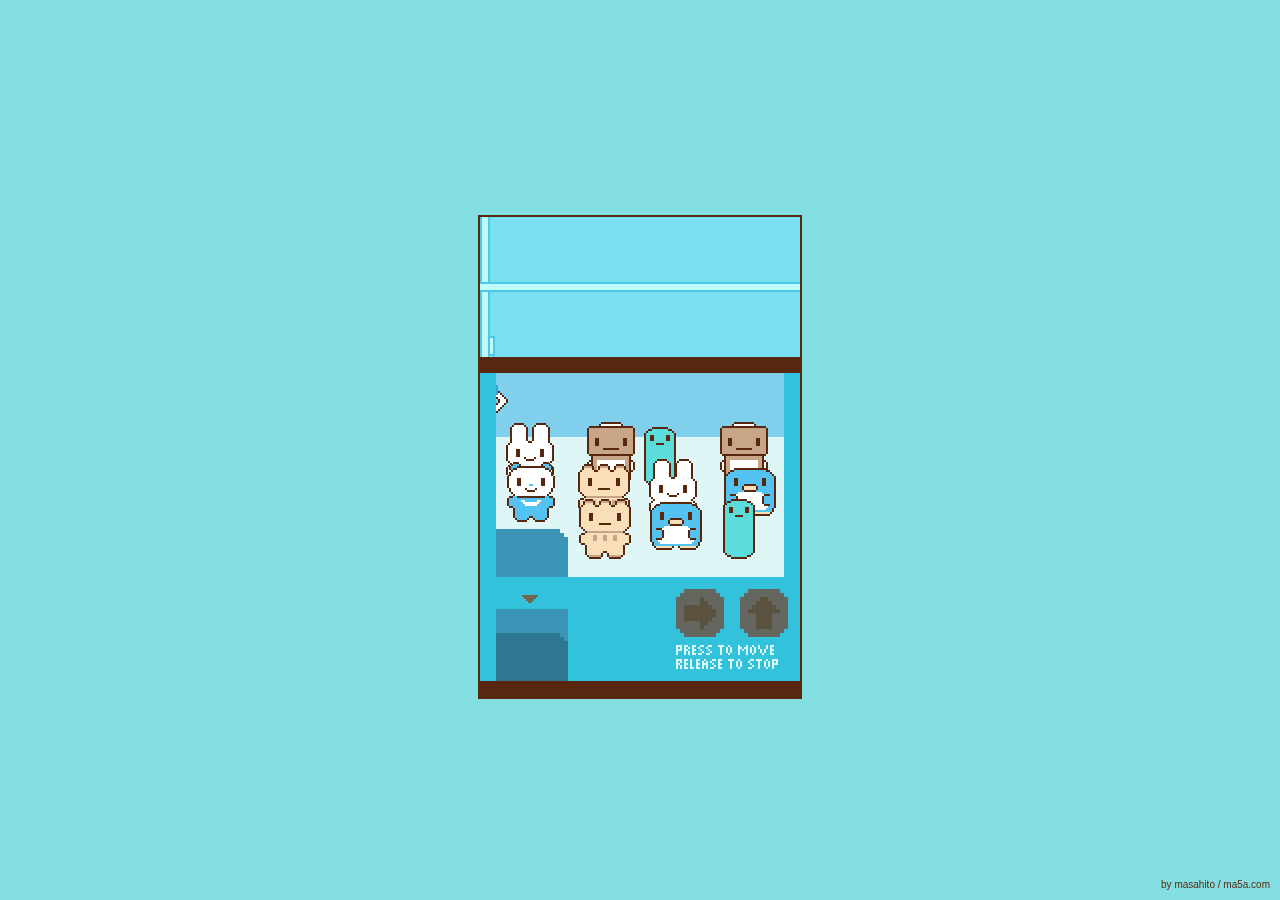
<file: claw machine/index.html>
<!DOCTYPE html>
<html lang="en">
<head>
    <meta charset="UTF-8">
    <meta name="viewport" content="width=device-width, initial-scale=1.0">
    <title>claw machine</title>
    <link rel="stylesheet" type="text/css" href="main.css">
</head>
 <body>
  <div class="wrapper">
    <div class="collection-box pix"></div>
    <div class="claw-machine">
      <div class="box pix">
        <div class="machine-top pix">
          <div class="arm-joint pix">
            <div class="arm pix">
              <div class="claws pix"></div>
            </div>
          </div>
          <div class="rail vert pix"></div>
          <div class="rail hori pix"></div>
        </div>
        <div class="machine-bottom pix">
          <div class="collection-point pix"></div>
        </div>
      </div>
      <div class="control pix">
        <div class="cover left"></div>
        <button class="hori-btn pix"></button>
        <button class="vert-btn pix"></button>
        <div class="cover right">
          <div class="instruction pix"></div>
        </div>
        <div class="cover bottom"></div>
        <div class="cover top">
          <div class="collection-arrow pix"></div>
        </div>
        <div class="collection-point pix"></div>
      </div>
    </div>
  </div>
  <div class="sign">
    by masahito / <a href="http://www.ma5a.com/">ma5a.com</a>
  </div>
  <script src="main.js"></script>  
</body>
</html>
</file>
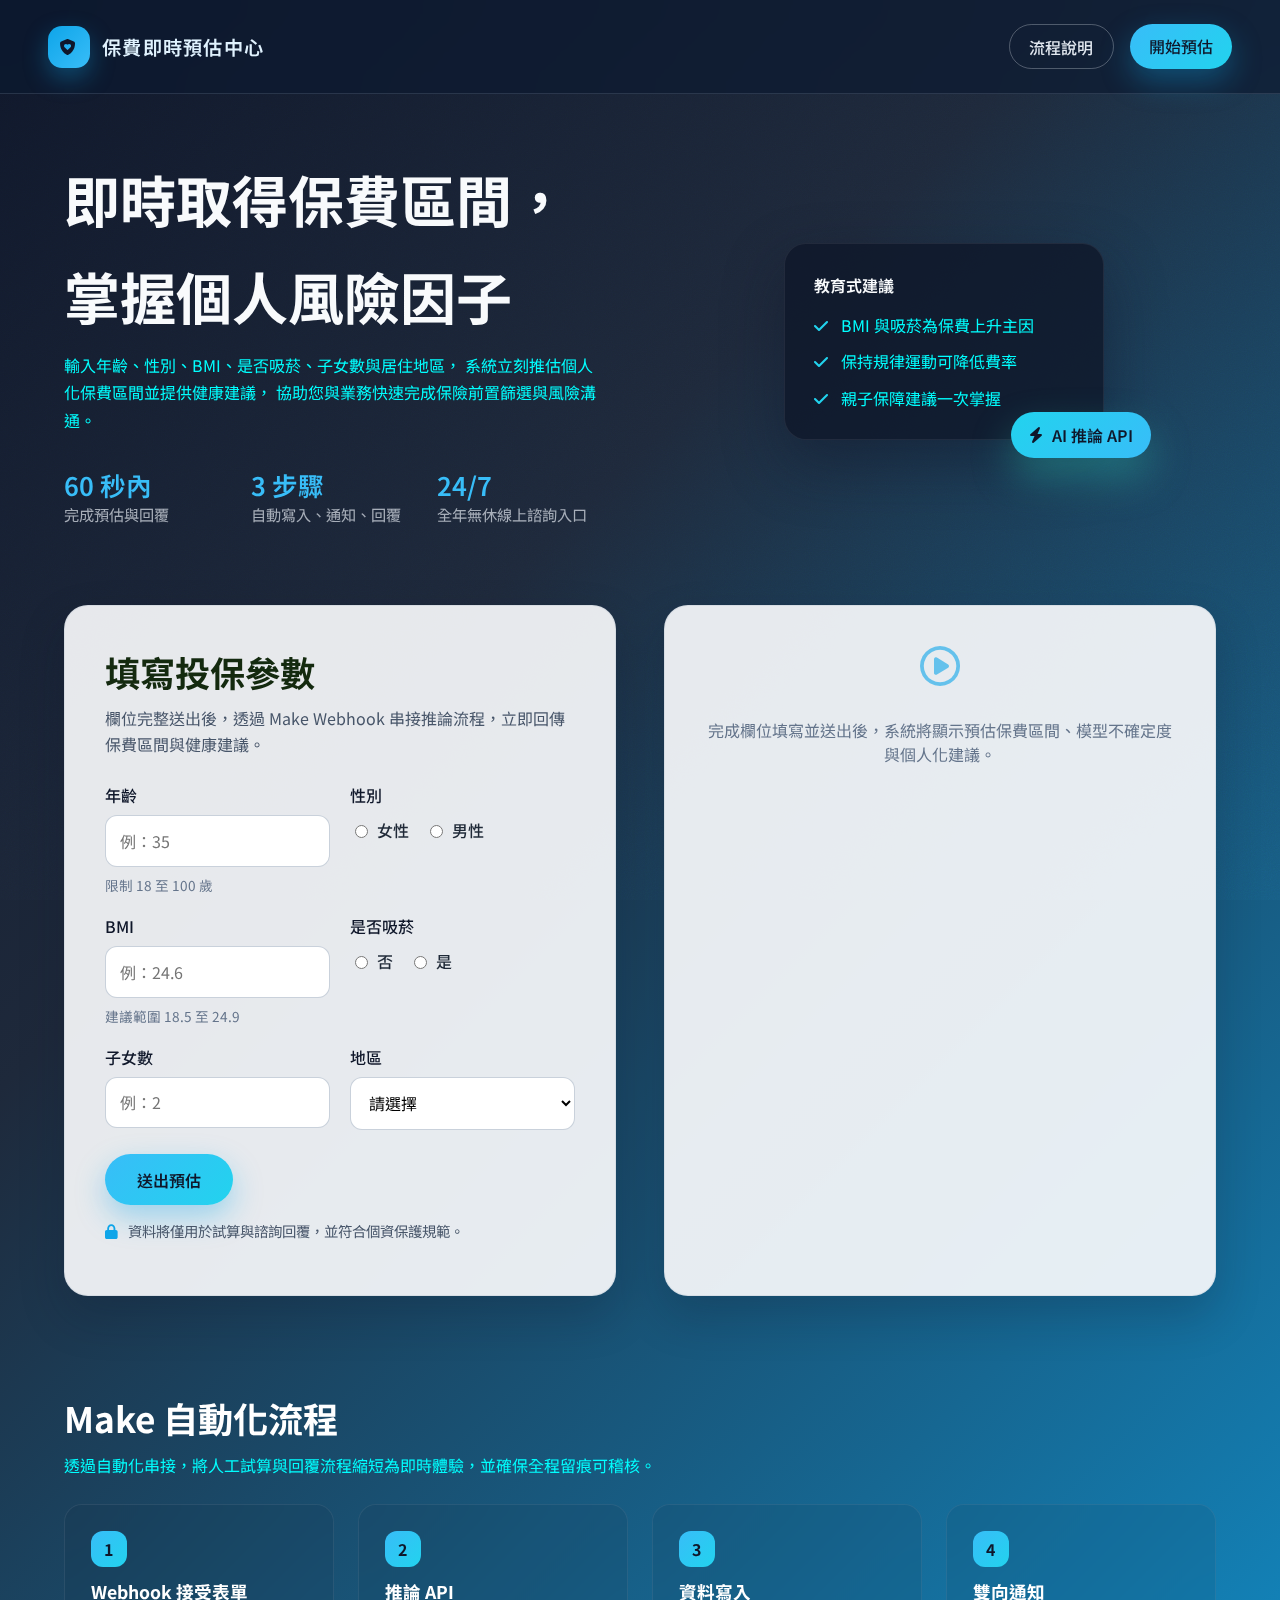
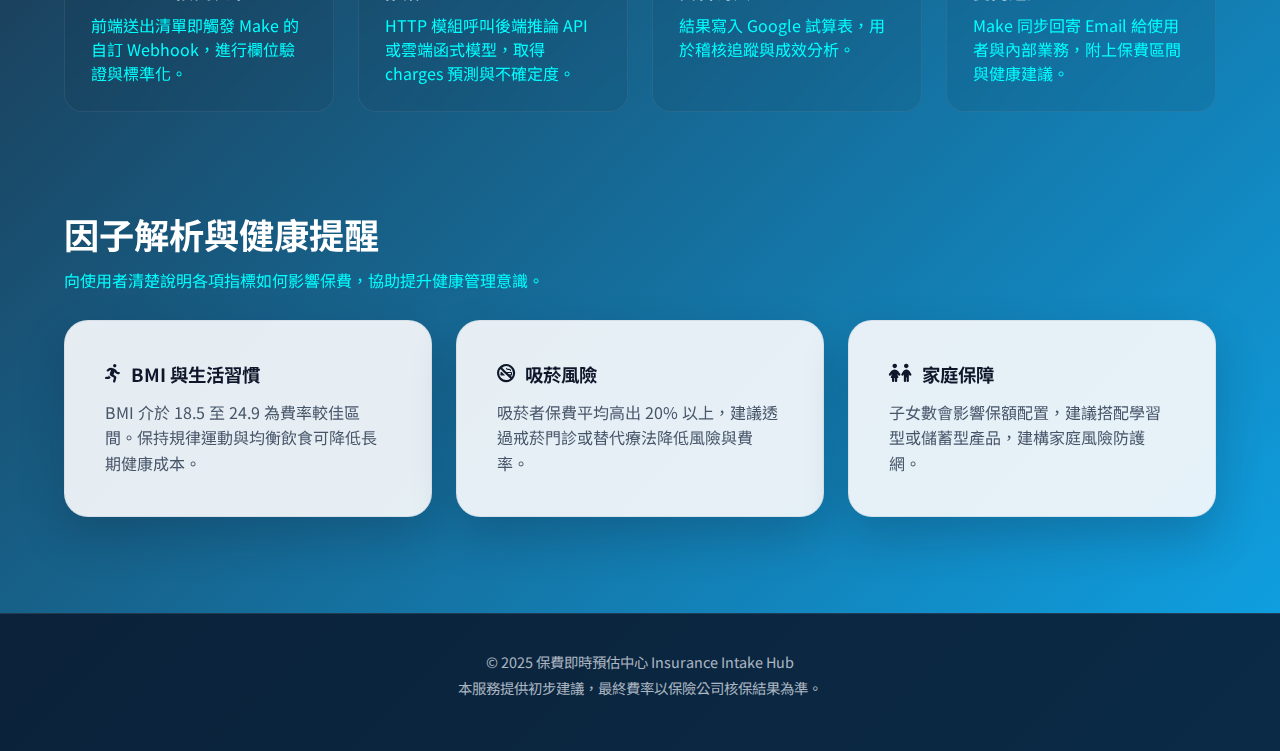
<file: Instant premium estimation and consultation response website/index.html>
<!DOCTYPE html>
<html lang="zh-Hant">
<head>
    <meta charset="UTF-8">
    <meta name="viewport" content="width=device-width, initial-scale=1.0">
    <title>保費即時預估與諮詢回覆網站</title>
    <link rel="preconnect" href="https://fonts.googleapis.com">
    <link rel="preconnect" href="https://fonts.gstatic.com" crossorigin>
    <link href="https://fonts.googleapis.com/css2?family=Noto+Sans+TC:wght@400;500;600;700&display=swap" rel="stylesheet">
    <link rel="stylesheet" href="https://cdnjs.cloudflare.com/ajax/libs/font-awesome/6.4.0/css/all.min.css">
    <link rel="stylesheet" href="style.css">
</head>
<body>
    <div class="grain"></div>
    <header class="site-header">
        <div class="brand">
            <span class="brand-icon">
                <i class="fa-solid fa-shield-heart" aria-hidden="true"></i>
            </span>
            <span class="brand-name">保費即時預估中心</span>
        </div>
        <nav class="header-actions">
            <a class="ghost-link" href="#automation">流程說明</a>
            <a class="primary-link" href="#estimator">開始預估</a>
        </nav>
    </header>

    <main class="page">
        <section class="hero">
            <div class="hero-copy">
                <h1>即時取得保費區間，</h1>
                <h1>掌握個人風險因子</h1>
                <p style="color:aqua">
                    輸入年齡、性別、BMI、是否吸菸、子女數與居住地區，
                    系統立刻推估個人化保費區間並提供健康建議，
                    協助您與業務快速完成保險前置篩選與風險溝通。
                </p>
                <div class="hero-highlights">
                    <div>
                        <span class="highlight-number">60 秒內</span>
                        <span class="highlight-label">完成預估與回覆</span>
                    </div>
                    <div>
                        <span class="highlight-number">3 步驟</span>
                        <span class="highlight-label">自動寫入、通知、回覆</span>
                    </div>
                    <div>
                        <span class="highlight-number">24/7</span>
                        <span class="highlight-label">全年無休線上諮詢入口</span>
                    </div>
                </div>
            </div>
            <div class="hero-visual">
                <div class="visual-card">
                    <p class="visual-title">教育式建議</p>
                    <ul style="color:aqua">
                        <li><i class="fa-solid fa-check"></i> BMI 與吸菸為保費上升主因</li>
                        <li><i class="fa-solid fa-check"></i> 保持規律運動可降低費率</li>
                        <li><i class="fa-solid fa-check"></i> 親子保障建議一次掌握</li>
                    </ul>
                </div>
                <div class="visual-badge">
                    <i class="fa-solid fa-bolt"></i>
                    <span>AI 推論 API</span>
                </div>
            </div>
        </section>

        <section class="estimator" id="estimator">
            <div class="form-card">
                <div class="section-heading">
                    <h2>填寫投保參數</h2>
                    <p>欄位完整送出後，透過 Make Webhook 串接推論流程，立即回傳保費區間與健康建議。</p>
                </div>
                <form id="premium-form" novalidate>
                    <div class="form-grid">
                        <label class="field">
                            <span>年齡</span>
                            <input type="number" min="18" max="100" name="age" placeholder="例：35" required>
                            <small class="hint">限制 18 至 100 歲</small>
                        </label>
                        <label class="field">
                            <span>性別</span>
                            <div class="radio-group">
                                <label><input type="radio" name="sex" value="female" required> 女性</label>
                                <label><input type="radio" name="sex" value="male"> 男性</label>
                            </div>
                        </label>
                        <label class="field">
                            <span>BMI</span>
                            <input type="number" step="0.1" min="12" max="45" name="bmi" placeholder="例：24.6" required>
                            <small class="hint">建議範圍 18.5 至 24.9</small>
                        </label>
                        <label class="field">
                            <span>是否吸菸</span>
                            <div class="radio-group">
                                <label><input type="radio" name="smoker" value="no" required> 否</label>
                                <label><input type="radio" name="smoker" value="yes"> 是</label>
                            </div>
                        </label>
                        <label class="field">
                            <span>子女數</span>
                            <input type="number" min="0" max="5" name="children" placeholder="例：2" required>
                        </label>
                        <label class="field">
                            <span>地區</span>
                            <select name="region" required>
                                <option value="" disabled selected>請選擇</option>
                                <option value="northwest">北部</option>
                                <option value="northeast">中部</option>
                                <option value="southeast">南部</option>
                                <option value="southwest">東部</option>
                            </select>
                        </label>
                    </div>
                    <div class="form-actions">
                        <button type="submit" class="primary-btn">
                            <span class="btn-label">送出預估</span>
                            <span class="btn-spinner" aria-hidden="true"></span>
                        </button>
                        <p class="privacy-note"><i class="fa-solid fa-lock"></i> 資料將僅用於試算與諮詢回覆，並符合個資保護規範。</p>
                    </div>
                </form>
            </div>
            <aside class="result-card" id="result-card" aria-live="polite">
                <div class="result-placeholder">
                    <i class="fa-regular fa-circle-play"></i>
                    <p>完成欄位填寫並送出後，系統將顯示預估保費區間、模型不確定度與個人化建議。</p>
                </div>
            </aside>
        </section>

        <section class="automation" id="automation">
            <div class="section-heading">
                <h2 style="color:white">Make 自動化流程</h2>
                <p style="color:aqua">透過自動化串接，將人工試算與回覆流程縮短為即時體驗，並確保全程留痕可稽核。</p>
            </div>
            <div class="flow-chart">
                <div class="flow-step">
                    <span class="step-count">1</span>
                    <h3 style="color:white">Webhook 接受表單</h3>
                    <p style="color:aqua">前端送出清單即觸發 Make 的自訂 Webhook，進行欄位驗證與標準化。</p>
                </div>
                <div class="flow-step">
                    <span class="step-count">2</span>
                    <h3 style="color:white">推論 API</h3>
                    <p style="color:aqua">HTTP 模組呼叫後端推論 API 或雲端函式模型，取得 charges 預測與不確定度。</p>
                </div>
                <div class="flow-step">
                    <span class="step-count">3</span>
                    <h3 style="color:white">資料寫入</h3>
                    <p style="color:aqua">結果寫入 Google 試算表，用於稽核追蹤與成效分析。</p>
                </div>
                <div class="flow-step">
                    <span class="step-count">4</span>
                    <h3 style="color:white">雙向通知</h3>
                    <p style="color:aqua">Make 同步回寄 Email 給使用者與內部業務，附上保費區間與健康建議。</p>
                </div>
            </div>
        </section>

        <section class="insights">
            <div class="section-heading">
                <h2 style="color:white">因子解析與健康提醒</h2>
                <p style="color:aqua">向使用者清楚說明各項指標如何影響保費，協助提升健康管理意識。</p>
            </div>
            <div class="insight-grid">
                <article class="insight-card">
                    <h3><i class="fa-solid fa-person-running"></i> BMI 與生活習慣</h3>
                    <p>BMI 介於 18.5 至 24.9 為費率較佳區間。保持規律運動與均衡飲食可降低長期健康成本。</p>
                </article>
                <article class="insight-card">
                    <h3><i class="fa-solid fa-ban-smoking"></i> 吸菸風險</h3>
                    <p>吸菸者保費平均高出 20% 以上，建議透過戒菸門診或替代療法降低風險與費率。</p>
                </article>
                <article class="insight-card">
                    <h3><i class="fa-solid fa-children"></i> 家庭保障</h3>
                    <p>子女數會影響保額配置，建議搭配學習型或儲蓄型產品，建構家庭風險防護網。</p>
                </article>
            </div>
        </section>
    </main>

    <footer class="site-footer">
        <p>© 2025 保費即時預估中心 Insurance Intake Hub</p>
        <p>本服務提供初步建議，最終費率以保險公司核保結果為準。</p>
    </footer>

    <script src="script.js" defer></script>
</body>
</html>
</file>
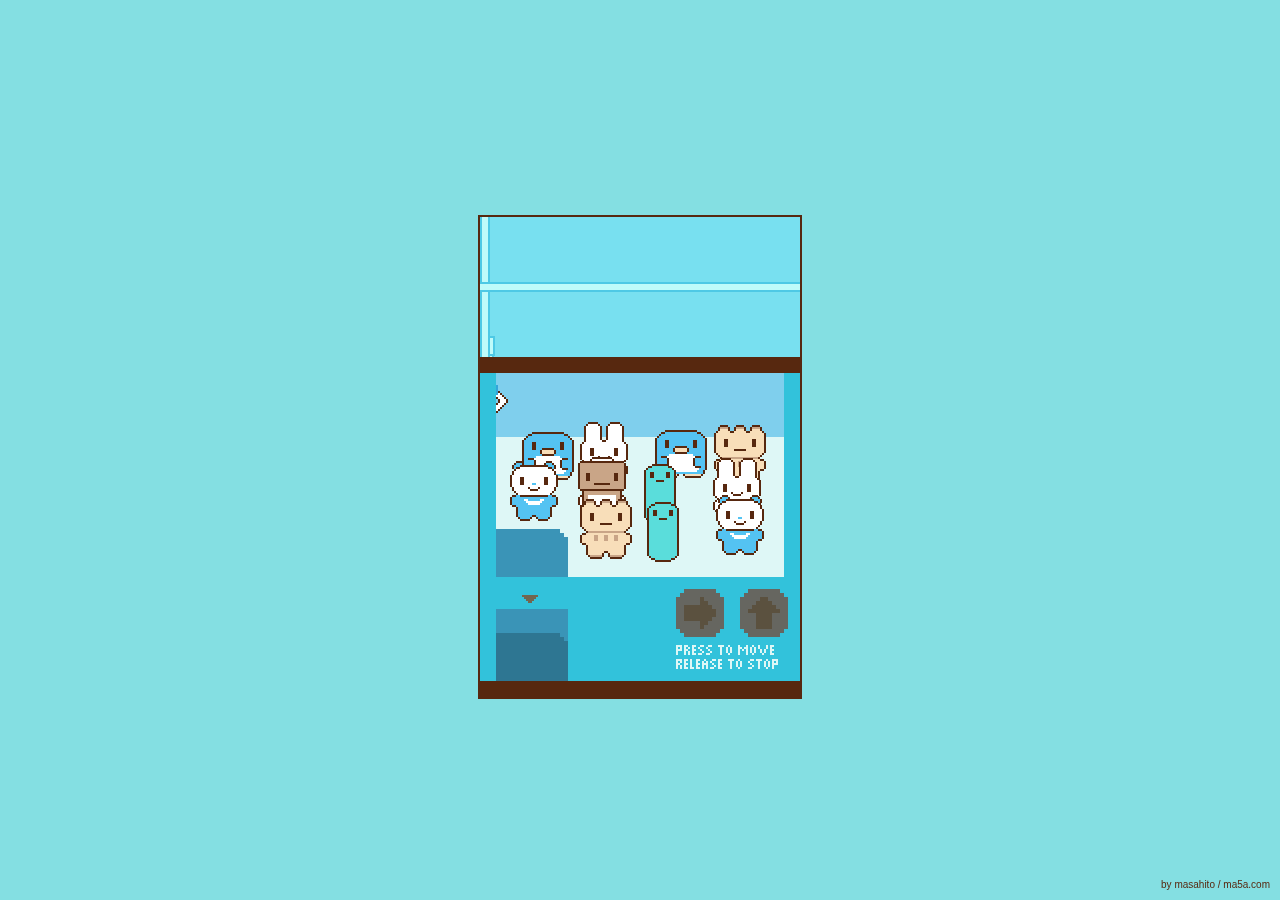
<file: 夾娃娃機/index.html>
<!DOCTYPE html>
<html lang="en">
<head>
    <meta charset="UTF-8">
    <meta name="viewport" content="width=device-width, initial-scale=1.0">
    <title>claw machine</title>
    <link rel="stylesheet" type="text/css" href="style.css">
</head>
 <body>
  <div class="wrapper">
    <div class="collection-box pix"></div>
    <div class="claw-machine">
      <div class="box pix">
        <div class="machine-top pix">
          <div class="arm-joint pix">
            <div class="arm pix">
              <div class="claws pix"></div>
            </div>
          </div>
          <div class="rail vert pix"></div>
          <div class="rail hori pix"></div>
        </div>
        <div class="machine-bottom pix">
          <div class="collection-point pix"></div>
        </div>
      </div>
      <div class="control pix">
        <div class="cover left"></div>
        <button class="hori-btn pix"></button>
        <button class="vert-btn pix"></button>
        <div class="cover right">
          <div class="instruction pix"></div>
        </div>
        <div class="cover bottom"></div>
        <div class="cover top">
          <div class="collection-arrow pix"></div>
        </div>
        <div class="collection-point pix"></div>
      </div>
    </div>
  </div>
  <div class="sign">
    by masahito / <a href="http://www.ma5a.com/">ma5a.com</a>
  </div>
  <script src="script.js"></script>  
</body>
</html>
</file>
<file: claw machine/main.css>
*,
::before,
::after {
  box-sizing: border-box;
}

body {
  padding: 0;
  margin: 0;
  font-family: sans-serif;
  background-color: #84dfe2;
  --brown: #57280f;
  --blue: #33a5da;
  --dark-blue: #3a94b7;
  --machine-color: #32c2db;
  --machine-width: 160px;
  --m: 2;
}

.wrapper {
  display: flex;
  justify-content: center;
  align-items: center;
  height: 100vh;
  min-height: 600px;
  flex-direction: column;
}

.pix,
.pix::before,
.pix::after {
  width: calc(var(--w) * var(--m));
  height: calc(var(--h) * var(--m));
  image-rendering: pixelated;
  background-size: calc(var(--w) * var(--m)) calc(var(--h) * var(--m));
}

.pix::before,
.pix::after {
  position: absolute;
  content: '';
}

.claw-machine {
  display: flex;
  flex-direction: column;
  border: 2px solid var(--brown);
  overflow: hidden;
}

.collection-box {
  --h: 32px;
  width: calc(var(--m) * var(--machine-width));
  margin: calc(var(--m) * var(--h) * -1 - 10px) 0 24px;
  display: flex;
  align-items: bottom;
  justify-content: start;
}

.collection-box .toy-wrapper {
  position: relative;
  width: calc(100% / 6);
  display: flex;
  align-items: end;
  justify-content: center;
}

.collection-box .toy-wrapper .toy::after {
  top: auto;
  bottom: 0;
}

.toy-wrapper.squeeze-in {
  width: 0;
  animation: squeeze-in forwards 0.4s;
  animation-delay: 1.4s;
}

@keyframes squeeze-in {
  0% {
    width: 0;
  }
  100% {
    width: calc(100% / 6);
  }
}

@keyframes show-toy-2 {
  0% {
    opacity: 0;
    transform: translateY(-100vh);
  }
  100% {
    opacity: 1;
    transform: translateY(0);
  }
}

.toy-wrapper .toy {
  opacity: 0;
  transform: translateY(-100vh);
  animation: forwards show-toy-2 0.8s;
  animation-delay: 1s;
}

.claw-machine.show-overlay::after {
  content: '';
  position: absolute;
  width: 100%;
  height: 100%;
  left: 0;
  top: 0;
  background-color: var(--machine-color);
  opacity: 0.6;
  z-index: 6;
  pointer-events: none;
}

.box {
  position: relative;
  background-color: #7fcfed;
  --w: var(--machine-width);
  --h: 180px;
}

.box::before {
  background-color: var(--brown);
  top: calc(70px * var(--m));
  width: 100%;
  height: calc(var(--m) * 8px);
  z-index: 5;
}

.box::after {
  background-color: var(--machine-color);
  top: calc(70px * var(--m));
  right: 0px;
  width: calc(var(--m) * 8px);
  height: calc(var(--m) * 170px);
  z-index: 2;
}

.machine-top,
.machine-bottom {
  position: absolute;
  width: 100%;
  --h: 70px;
  height: calc(var(--h) * var(--m));
}

.machine-top {
  top: 0;
  display: flex;
  align-items: center;
  z-index: 1;
}

.machine-top::after {
  content: '';
  top: 0;
  left: 0;
  width: 100%;
  height: 100%;
  background-color: #70f7f372;
  z-index: 1;
}

.machine-bottom {
  bottom: 0;
  background-color: #def7f6;
}

.collection-point {
  position: absolute;
  bottom: 0;
  background-image: url([data-uri]);
  --w: 44px;
  --h: 24px;
  z-index: 0;
}

.rail {
  top: 0;
  left: 0;
  transition: 0.3s;
  border: solid var(--blue);
}

.rail.hori {
  --h: 5px;
  width: 100%;
  background-color: #fff;
  border-width: 2px 0;
  z-index: 1;
}

.rail.vert {
  position: absolute;
  --h: 70px;
  --w: 5px;
  background-color: #fff;
  border-width: 0 2px;
}

.arm-joint {
  position: absolute;
  top: 0;
  left: 0;
  --w: 5px;
  --h: 5px;
  transition: 0.3s;
  z-index: -1;
}

.arm-joint::after {
  position: absolute;
  border: solid var(--blue) 2px;
  background-color: #fff;
  --w: 10px;
  --h: 10px;
  top: calc(var(--m) * var(--h) * -0.25);
  left: calc(var(--m) * var(--w) * -0.25);
}

.arm::after {
  position: absolute;
  --w: 13px;
  --h: 7px;
  bottom: calc(var(--m) * -1px);
  left: calc(var(--m) * -3px);
  background-image: url([data-uri]);
}

.arm.missed::after {
  background-image: url([data-uri]);
}

.control {
  position: relative;
  --h: 60px;
  width: 100%;
  text-align: right;
  background-color: var(--dark-blue);
}

.cover {
  position: absolute;
  background-color: var(--machine-color);
  --top-size: calc(var(--m) * 20px);
  --bottom-size: calc(var(--m) * 10px);
  z-index: 4;
}

.top {
  top: 0;
  width: 100%;
  height: calc(var(--m) * 16px);
}

.collection-arrow {
  position: absolute;
  left: calc(var(--m) * 21px);
  top: calc(var(--m) * 9px);
  --w: 8px;
  --h: 4px;
  background-image: url([data-uri]);
  filter: sepia(1) brightness(0.5);
}

.bottom {
  bottom: 0px;
  width: 100%;
  height: calc(var(--m) * 8px);
  background-color: var(--brown);
}

.left {
  bottom: 0px;
  left: 0px;
  height: calc(var(--m) * 170px);
  width: calc(var(--m) * 8px);
}

.right {
  top: 0;
  right: 0px;
  height: 100%;
  width: calc(var(--m) * 116px);
}

.instruction {
  position: absolute;
  --w: 51px;
  --h: 12px;
  background-image: url([data-uri]);
  top: calc(var(--m) * 34px);
  right: calc(var(--m) * 11px);
}

.arm {
  position: absolute;
  --w: 7px;
  --h: 28px;
  background-color: #fff;
  box-shadow: 0 0 0 2px var(--blue);
  transition: 0.3s;
  margin-top: calc(var(--m) * -1px);
  margin-left: calc(var(--m) * -1px);
}

.claws {
  position: absolute;
  --w: 3px;
  --h: 10px;
  bottom: calc(var(--m) * -5px);
  left: calc(var(--m) * 2.5px);
}

.claws::before,
.claws::after {
  top: 0;
  --w: 10px;
  --h: 16px;
  transition: 0.2s;
}

.claws::before {
  left: calc(var(--m) * -10px);
  background-image: url([data-uri]);
  --close-angle: 45deg;
  transform-origin: top right;
}

.claws::after {
  left: calc(var(--m) * 2.5px);
  background-image: url([data-uri]);
  --close-angle: -45deg;
  transform-origin: top left;
}

.arm.open .claws::before,
.arm.open .claws::after {
  rotate: var(--close-angle);
}

.arm-joint::before {
  --w: 20px;
  --h: 16px;
  transform: scale(var(--scale));
  margin-left: -15px;
  margin-top: var(--shadow-pos);
  background-image: url([data-uri]);
  background-image: url([data-uri]);
  z-index: -1;
  opacity: 0.5;
}

button {
  position: relative;
  z-index: 5;
  --w: 24px;
  --h: 24px;
  margin: 12px 12px 0 0;
  border: 0;
  background-color: transparent;
  background-image: url([data-uri]);
  filter: sepia(1) brightness(0.4);
  pointer-events: none;
  cursor: pointer;
}

.hori-btn {
  transform: rotate(90deg);
}

.active {
  animation: pulse infinite 1s;
  pointer-events: all;
}

@keyframes pulse {
  0%,
  100% {
    filter: sepia(0);
  }
  50% {
    filter: sepia(1);
  }
}

.toy.display {
  transform: scale(3);
  animation: forwards show-toy-1 0.8s;
  animation-delay: 1s;
}

.toy {
  position: absolute;
  transition: transform 1s, left 0.3s, top 0.3s;
  --m: 2;
  --w: 20px;
  --h: 27px;
  transform: rotate(var(--rotate-angle));
  pointer-events: none;
}

.toy::after {
  content: '';
}

.toy.bear::after {
  --w: 24px;
  --h: 30px;
  top: calc(var(--m) * -2px);
  left: calc(var(--m) * -2px);
  background-image: url([data-uri]);
}

.toy.bear.grabbed::after {
  background-image: url([data-uri]);
}

.toy-wrapper .toy.bear::after {
  background-image: url([data-uri]);
}

.toy.bunny {
  --w: 20px;
  --h: 29px;
}

.toy.bunny::after {
  --w: 24px;
  --h: 32px;
  top: calc(var(--m) * -2px);
  left: calc(var(--m) * -2px);
  background-image: url([data-uri]);
}

.toy.bunny.grabbed::after {
  background-image: url([data-uri]);
}

.toy-wrapper .toy.bunny::after {
  background-image: url([data-uri]);
}

.toy.golem::after {
  --w: 26px;
  --h: 30px;
  top: calc(var(--m) * -1px);
  left: calc(var(--m) * -3px);
  background-image: url([data-uri]);
}

.toy.golem.grabbed::after {
  background-image: url([data-uri]);
}

.toy-wrapper .toy.golem::after {
  background-image: url([data-uri]);
}

.toy.cucumber {
  --w: 16px;
  --h: 28px;
}

.toy.cucumber::after {
  --w: 16px;
  --h: 30px;
  top: calc(var(--m) * 1px);
  left: 0;
  background-image: url([data-uri]);
}

.toy.cucumber.grabbed::after {
  background-image: url([data-uri]);
}

.toy-wrapper .toy.cucumber::after {
  background-image: url([data-uri]);
}

.toy.penguin {
  --w: 24px;
  --h: 22px;
}

.toy.penguin::after {
  --w: 26px;
  --h: 24px;
  top: calc(var(--m) * -1px);
  left: calc(var(--m) * -1px);
  background-image: url([data-uri]);
}

.toy.penguin.grabbed::after {
  background-image: url([data-uri]);
}

.toy-wrapper .toy.penguin::after {
  background-image: url([data-uri]);
}

.toy.robot {
  --w: 20px;
  --h: 30px;
}

.toy.robot::after {
  --w: 24px;
  --h: 32px;
  top: calc(var(--m) * -1px);
  left: calc(var(--m) * -2px);
  background-image: url([data-uri]);
}

.toy.robot.grabbed::after {
  background-image: url([data-uri]);
}

.toy-wrapper .toy.robot::after {
  background-image: url([data-uri]);
}

.toy.selected {
  pointer-events: all;
}

@keyframes show-toy-1 {
  0% {
    opacity: 1;
    transform: scale(3) translateY(0);
  }
  30% {
    opacity: 0;
  }
  100% {
    opacity: 0;
    transform: scale(1) translateY(-100vh);
  }
}

.control .collection-point {
  filter: brightness(0.8);
  bottom: calc(var(--m) * 8px);
}

.sign {
  position: fixed;
  color: var(--brown);
  bottom: 10px;
  right: 10px;
  font-size: 10px;
}

a {
  color: var(--brown);
  text-decoration: none;
}

a:hover {
  text-decoration: underline;
}
</file>
<file: Instant premium estimation and consultation response website/style.css>
*,
*::before,
*::after {
    box-sizing: border-box;
}

body {
    font-family: 'Noto Sans TC', -apple-system, BlinkMacSystemFont, 'Segoe UI', sans-serif;
    margin: 0;
    min-height: 100vh;
    background: linear-gradient(135deg, #0f172a 0%, #1e293b 30%, #0ea5e9 100%);
    color: #0f172a;
}

.grain {
    position: fixed;
    inset: 0;
    pointer-events: none;
    background-image: url("data:image/svg+xml,%3Csvg xmlns='http://www.w3.org/2000/svg' width='300' height='300' viewBox='0 0 300 300'%3E%3Cfilter id='n'%3E%3CfeTurbulence type='fractalNoise' baseFrequency='0.95' numOctaves='3' stitchTiles='stitch'%3E%3C/feTurbulence%3E%3C/filter%3E%3Crect width='300' height='300' filter='url(%23n)' opacity='0.12'%3E%3C/rect%3E%3C/svg%3E");
    mix-blend-mode: overlay;
    z-index: 0;
}

.site-header {
    position: sticky;
    top: 0;
    z-index: 10;
    display: flex;
    align-items: center;
    justify-content: space-between;
    padding: 1.5rem clamp(1.5rem, 4vw, 3rem);
    background: rgba(10, 25, 47, 0.65);
    backdrop-filter: blur(20px);
    border-bottom: 1px solid rgba(148, 163, 184, 0.2);
}

.brand {
    display: inline-flex;
    align-items: center;
    gap: 0.75rem;
    color: #e0f2fe;
    font-weight: 600;
    letter-spacing: 0.08em;
    text-transform: uppercase;
}

.brand-icon {
    width: 42px;
    height: 42px;
    display: inline-flex;
    align-items: center;
    justify-content: center;
    border-radius: 14px;
    background: linear-gradient(135deg, #0ea5e9 0%, #38bdf8 100%);
    box-shadow: 0 10px 24px rgba(14, 165, 233, 0.35);
    color: #0f172a;
}

.brand-name {
    font-size: clamp(1.05rem, 2vw, 1.2rem);
}

.header-actions {
    display: inline-flex;
    gap: 1rem;
}

.header-actions a {
    font-weight: 500;
    text-decoration: none;
    padding: 0.6rem 1.2rem;
    border-radius: 999px;
    transition: all 0.3s ease;
}

.ghost-link {
    color: #e2e8f0;
    border: 1px solid rgba(226, 232, 240, 0.3);
}

.ghost-link:hover {
    background: rgba(148, 163, 184, 0.2);
}

.primary-link {
    color: #0f172a;
    background: linear-gradient(135deg, #38bdf8 0%, #22d3ee 100%);
    box-shadow: 0 12px 30px rgba(14, 165, 233, 0.35);
}

.primary-link:hover {
    filter: brightness(1.05);
}

.page {
    position: relative;
    z-index: 1;
    padding: clamp(2rem, 5vw, 4rem) clamp(1.5rem, 5vw, 4rem) 6rem;
}

.hero {
    display: grid;
    grid-template-columns: repeat(auto-fit, minmax(280px, 1fr));
    align-items: center;
    gap: clamp(2rem, 6vw, 4rem);
    margin-bottom: clamp(3rem, 8vw, 5rem);
}

.hero-copy h1 {
    margin-top: 0;
    margin-bottom: 1rem;
    font-size: clamp(2.2rem, 6vw, 3.5rem);
    font-weight: 700;
    color: #f8fafc;
}

.hero-copy p {
    margin: 0 0 2rem;
    color: rgba(226, 232, 240, 0.85);
    line-height: 1.7;
}

.hero-highlights {
    display: grid;
    grid-template-columns: repeat(auto-fit, minmax(140px, 1fr));
    gap: 1rem;
}

.highlight-number {
    display: block;
    font-size: 1.6rem;
    font-weight: 600;
    color: #38bdf8;
}

.highlight-label {
    display: block;
    color: rgba(226, 232, 240, 0.7);
    font-size: 0.95rem;
}

.hero-visual {
    position: relative;
    display: flex;
    justify-content: center;
}

.visual-card {
    width: min(320px, 100%);
    background: rgba(15, 23, 42, 0.82);
    border-radius: 22px;
    padding: 1.8rem;
    box-shadow: 0 24px 60px rgba(15, 23, 42, 0.45);
    border: 1px solid rgba(226, 232, 240, 0.08);
}

.visual-card p {
    margin: 0 0 1rem;
    font-weight: 600;
    color: #f8fafc;
}

.visual-card ul {
    list-style: none;
    padding: 0;
    margin: 0;
    display: grid;
    gap: 0.8rem;
    color: rgba(226, 232, 240, 0.85);
}

.visual-card li i {
    color: #22d3ee;
    margin-right: 0.6rem;
}

.visual-badge {
    position: absolute;
    bottom: -18px;
    right: 12%;
    display: inline-flex;
    align-items: center;
    gap: 0.6rem;
    padding: 0.7rem 1.1rem;
    background: linear-gradient(135deg, #22d3ee 0%, #38bdf8 100%);
    color: #0f172a;
    border-radius: 999px;
    font-weight: 600;
    box-shadow: 0 20px 40px rgba(45, 212, 191, 0.35);
}

.estimator {
    display: grid;
    grid-template-columns: repeat(auto-fit, minmax(300px, 1fr));
    gap: clamp(1.5rem, 5vw, 3rem);
    margin-bottom: clamp(4rem, 10vw, 6rem);
}

.form-card,
.result-card,
.insight-card {
    background: rgba(248, 250, 252, 0.92);
    border-radius: 24px;
    padding: clamp(1.75rem, 4vw, 2.5rem);
    box-shadow: 0 20px 45px rgba(15, 23, 42, 0.22);
    border: 1px solid rgba(148, 163, 184, 0.2);
}

.section-heading h2 {
    margin: 0 0 0.6rem;
    font-size: clamp(1.6rem, 3vw, 2.2rem);
    color: #142a0f;
}

.section-heading p {
    margin: 0 0 1.6rem;
    color: #475569;
    line-height: 1.6;
}

.form-grid {
    display: grid;
    gap: 1.2rem;
}

@media (min-width: 720px) {
    .form-grid {
        grid-template-columns: repeat(2, minmax(0, 1fr));
    }
}

.field {
    display: flex;
    flex-direction: column;
    gap: 0.5rem;
    font-weight: 500;
    color: #0f172a;
}

.field input[type="number"],
.field select {
    font-family: inherit;
    font-size: 1rem;
    padding: 0.8rem 0.9rem;
    border-radius: 12px;
    border: 1px solid rgba(148, 163, 184, 0.5);
    background-color: #fff;
    transition: border-color 0.3s ease, box-shadow 0.3s ease;
}

.field input[type="number"]:focus,
.field select:focus {
    outline: none;
    border-color: #0ea5e9;
    box-shadow: 0 0 0 4px rgba(14, 165, 233, 0.15);
}

.field .hint {
    font-weight: 400;
    color: #64748b;
    font-size: 0.85rem;
}

.radio-group {
    display: inline-flex;
    gap: 1rem;
    flex-wrap: wrap;
    padding: 0.2rem 0;
    color: #1f2937;
}

.radio-group label {
    display: inline-flex;
    align-items: center;
    gap: 0.4rem;
}

.form-actions {
    margin-top: 1.5rem;
}

.primary-btn {
    display: inline-flex;
    align-items: center;
    justify-content: center;
    gap: 0.75rem;
    padding: 0.85rem 2rem;
    border: none;
    border-radius: 999px;
    font-size: 1rem;
    font-weight: 600;
    font-family: inherit;
    cursor: pointer;
    color: #0f172a;
    background: linear-gradient(135deg, #38bdf8 0%, #22d3ee 100%);
    box-shadow: 0 12px 30px rgba(14, 165, 233, 0.35);
    transition: transform 0.2s ease, filter 0.2s ease;
}

.primary-btn:hover {
    transform: translateY(-1px);
    filter: brightness(1.04);
}

.primary-btn:disabled {
    cursor: not-allowed;
    opacity: 0.7;
    box-shadow: none;
}

.btn-spinner {
    width: 1.1rem;
    height: 1.1rem;
    border-radius: 50%;
    border: 3px solid rgba(15, 23, 42, 0.1);
    border-top-color: #0f172a;
    display: none;
    animation: spinner 0.7s linear infinite;
}

.primary-btn.loading .btn-spinner {
    display: inline-block;
}

.primary-btn.loading .btn-label {
    opacity: 0.7;
}

@keyframes spinner {
    to {
        transform: rotate(360deg);
    }
}

.privacy-note {
    margin-top: 0.9rem;
    color: #475569;
    font-size: 0.9rem;
}

.privacy-note i {
    margin-right: 0.45rem;
    color: #0ea5e9;
}

.result-card {
    color: #0f172a;
    display: flex;
    flex-direction: column;
    gap: 1rem;
}

.result-placeholder {
    text-align: center;
    color: #64748b;
    display: grid;
    gap: 1rem;
    place-items: center;
}

.result-placeholder i {
    font-size: 2.5rem;
    color: rgba(14, 165, 233, 0.6);
}

.result-header {
    display: flex;
    align-items: center;
    justify-content: space-between;
    gap: 1rem;
}

.result-header h3 {
    margin: 0;
    font-size: 1.3rem;
    color: #0f172a;
}

.confidence-badge {
    display: inline-flex;
    align-items: center;
    gap: 0.4rem;
    padding: 0.4rem 0.75rem;
    border-radius: 999px;
    background: rgba(34, 211, 238, 0.15);
    color: #0f172a;
    font-weight: 600;
    font-size: 0.85rem;
}

.charge-range {
    display: grid;
    gap: 0.4rem;
    padding: 1rem 1.2rem;
    border-radius: 18px;
    background: rgba(14, 165, 233, 0.12);
    border: 1px solid rgba(14, 165, 233, 0.2);
}

.charge-range span {
    font-size: 0.95rem;
    color: #334155;
}

.charge-range strong {
    font-size: 1.5rem;
    color: #0f172a;
}

.insight-list {
    list-style: none;
    padding: 0;
    margin: 0;
    display: grid;
    gap: 0.9rem;
}

.insight-item {
    display: flex;
    gap: 0.7rem;
    color: #475569;
    line-height: 1.5;
}

.insight-item i {
    color: #0ea5e9;
    margin-top: 0.2rem;
}

.automation-footnote {
    margin-top: 1.4rem;
    padding: 0.9rem 1.1rem;
    border-radius: 18px;
    background: rgba(15, 118, 110, 0.08);
    border: 1px solid rgba(45, 212, 191, 0.18);
    color: #0f172a;
    line-height: 1.5;
}

.automation-footnote i {
    margin-right: 0.5rem;
    color: #0ea5e9;
}

.raw-response {
    margin-top: 1.1rem;
}

.raw-response summary {
    cursor: pointer;
    font-weight: 600;
    color: #0f172a;
    display: inline-flex;
    align-items: center;
    gap: 0.5rem;
}

.raw-response summary i {
    color: #0ea5e9;
}

.raw-response pre {
    margin-top: 0.8rem;
    padding: 1rem;
    border-radius: 14px;
    background: rgba(15, 23, 42, 0.08);
    color: #0f172a;
    overflow-x: auto;
    font-size: 0.85rem;
}

.automation {
    margin-bottom: clamp(4rem, 10vw, 6rem);
}

.flow-chart {
    display: grid;
    grid-template-columns: repeat(auto-fit, minmax(220px, 1fr));
    gap: 1.5rem;
}

.flow-step {
    background: rgba(15, 23, 42, 0.08);
    border-radius: 18px;
    padding: 1.6rem;
    backdrop-filter: blur(12px);
    border: 1px solid rgba(148, 163, 184, 0.15);
    color: #0f172a;
}

.step-count {
    display: inline-flex;
    align-items: center;
    justify-content: center;
    width: 36px;
    height: 36px;
    border-radius: 12px;
    background: linear-gradient(135deg, #38bdf8 0%, #22d3ee 100%);
    color: #0f172a;
    font-weight: 700;
    margin-bottom: 0.75rem;
}

.flow-step h3 {
    margin: 0 0 0.6rem;
    font-size: 1.1rem;
}

.flow-step p {
    margin: 0;
    color: #475569;
    line-height: 1.5;
}

.insight-grid {
    display: grid;
    grid-template-columns: repeat(auto-fit, minmax(240px, 1fr));
    gap: 1.5rem;
}

.insight-card h3 {
    margin: 0 0 0.8rem;
    display: inline-flex;
    align-items: center;
    gap: 0.6rem;
    font-size: 1.15rem;
    color: #0f172a;
}

.insight-card p {
    margin: 0;
    color: #475569;
    line-height: 1.6;
}

.site-footer {
    text-align: center;
    padding: 2rem 1.5rem 3rem;
    color: rgba(226, 232, 240, 0.75);
    font-size: 0.9rem;
    background: rgba(10, 25, 47, 0.88);
    border-top: 1px solid rgba(148, 163, 184, 0.18);
}

.site-footer p {
    margin: 0.3rem 0;
}

@media (max-width: 720px) {
    .site-header {
        flex-direction: column;
        gap: 1rem;
    }

    .header-actions {
        width: 100%;
        justify-content: space-between;
    }

    .primary-btn,
    .header-actions a {
        width: 100%;
        justify-content: center;
    }

    .visual-badge {
        position: static;
        margin-top: 1.2rem;
    }
}
</file>
<file: 夾娃娃機/style.css>
*,
::before,
::after {
  box-sizing: border-box;
}

body {
  padding: 0;
  margin: 0;
  font-family: sans-serif;
  background-color: #84dfe2;
  --brown: #57280f;
  --blue: #33a5da;
  --dark-blue: #3a94b7;
  --machine-color: #32c2db;
  --machine-width: 160px;
  --m: 2;
}

.wrapper {
  display: flex;
  justify-content: center;
  align-items: center;
  height: 100vh;
  min-height: 600px;
  flex-direction: column;
}

.pix,
.pix::before,
.pix::after {
  width: calc(var(--w) * var(--m));
  height: calc(var(--h) * var(--m));
  image-rendering: pixelated;
  background-size: calc(var(--w) * var(--m)) calc(var(--h) * var(--m));
}

.pix::before,
.pix::after {
  position: absolute;
  content: '';
}

.claw-machine {
  display: flex;
  flex-direction: column;
  border: 2px solid var(--brown);
  overflow: hidden;
}

.collection-box {
  --h: 32px;
  width: calc(var(--m) * var(--machine-width));
  margin: calc(var(--m) * var(--h) * -1 - 10px) 0 24px;
  display: flex;
  align-items: bottom;
  justify-content: start;
}

.collection-box .toy-wrapper {
  position: relative;
  width: calc(100% / 6);
  display: flex;
  align-items: end;
  justify-content: center;
}

.collection-box .toy-wrapper .toy::after {
  top: auto;
  bottom: 0;
}

.toy-wrapper.squeeze-in {
  width: 0;
  animation: squeeze-in forwards 0.4s;
  animation-delay: 1.4s;
}

@keyframes squeeze-in {
  0% {
    width: 0;
  }
  100% {
    width: calc(100% / 6);
  }
}

@keyframes show-toy-2 {
  0% {
    opacity: 0;
    transform: translateY(-100vh);
  }
  100% {
    opacity: 1;
    transform: translateY(0);
  }
}

.toy-wrapper .toy {
  opacity: 0;
  transform: translateY(-100vh);
  animation: forwards show-toy-2 0.8s;
  animation-delay: 1s;
}

.claw-machine.show-overlay::after {
  content: '';
  position: absolute;
  width: 100%;
  height: 100%;
  left: 0;
  top: 0;
  background-color: var(--machine-color);
  opacity: 0.6;
  z-index: 6;
  pointer-events: none;
}

.box {
  position: relative;
  background-color: #7fcfed;
  --w: var(--machine-width);
  --h: 180px;
}

.box::before {
  background-color: var(--brown);
  top: calc(70px * var(--m));
  width: 100%;
  height: calc(var(--m) * 8px);
  z-index: 5;
}

.box::after {
  background-color: var(--machine-color);
  top: calc(70px * var(--m));
  right: 0px;
  width: calc(var(--m) * 8px);
  height: calc(var(--m) * 170px);
  z-index: 2;
}

.machine-top,
.machine-bottom {
  position: absolute;
  width: 100%;
  --h: 70px;
  height: calc(var(--h) * var(--m));
}

.machine-top {
  top: 0;
  display: flex;
  align-items: center;
  z-index: 1;
}

.machine-top::after {
  content: '';
  top: 0;
  left: 0;
  width: 100%;
  height: 100%;
  background-color: #70f7f372;
  z-index: 1;
}

.machine-bottom {
  bottom: 0;
  background-color: #def7f6;
}

.collection-point {
  position: absolute;
  bottom: 0;
  background-image: url([data-uri]);
  --w: 44px;
  --h: 24px;
  z-index: 0;
}

.rail {
  top: 0;
  left: 0;
  transition: 0.3s;
  border: solid var(--blue);
}

.rail.hori {
  --h: 5px;
  width: 100%;
  background-color: #fff;
  border-width: 2px 0;
  z-index: 1;
}

.rail.vert {
  position: absolute;
  --h: 70px;
  --w: 5px;
  background-color: #fff;
  border-width: 0 2px;
}

.arm-joint {
  position: absolute;
  top: 0;
  left: 0;
  --w: 5px;
  --h: 5px;
  transition: 0.3s;
  z-index: -1;
}

.arm-joint::after {
  position: absolute;
  border: solid var(--blue) 2px;
  background-color: #fff;
  --w: 10px;
  --h: 10px;
  top: calc(var(--m) * var(--h) * -0.25);
  left: calc(var(--m) * var(--w) * -0.25);
}

.arm::after {
  position: absolute;
  --w: 13px;
  --h: 7px;
  bottom: calc(var(--m) * -1px);
  left: calc(var(--m) * -3px);
  background-image: url([data-uri]);
}

.arm.missed::after {
  background-image: url([data-uri]);
}

.control {
  position: relative;
  --h: 60px;
  width: 100%;
  text-align: right;
  background-color: var(--dark-blue);
}

.cover {
  position: absolute;
  background-color: var(--machine-color);
  --top-size: calc(var(--m) * 20px);
  --bottom-size: calc(var(--m) * 10px);
  z-index: 4;
}

.top {
  top: 0;
  width: 100%;
  height: calc(var(--m) * 16px);
}

.collection-arrow {
  position: absolute;
  left: calc(var(--m) * 21px);
  top: calc(var(--m) * 9px);
  --w: 8px;
  --h: 4px;
  background-image: url([data-uri]);
  filter: sepia(1) brightness(0.5);
}

.bottom {
  bottom: 0px;
  width: 100%;
  height: calc(var(--m) * 8px);
  background-color: var(--brown);
}

.left {
  bottom: 0px;
  left: 0px;
  height: calc(var(--m) * 170px);
  width: calc(var(--m) * 8px);
}

.right {
  top: 0;
  right: 0px;
  height: 100%;
  width: calc(var(--m) * 116px);
}

.instruction {
  position: absolute;
  --w: 51px;
  --h: 12px;
  background-image: url([data-uri]);
  top: calc(var(--m) * 34px);
  right: calc(var(--m) * 11px);
}

.arm {
  position: absolute;
  --w: 7px;
  --h: 28px;
  background-color: #fff;
  box-shadow: 0 0 0 2px var(--blue);
  transition: 0.3s;
  margin-top: calc(var(--m) * -1px);
  margin-left: calc(var(--m) * -1px);
}

.claws {
  position: absolute;
  --w: 3px;
  --h: 10px;
  bottom: calc(var(--m) * -5px);
  left: calc(var(--m) * 2.5px);
}

.claws::before,
.claws::after {
  top: 0;
  --w: 10px;
  --h: 16px;
  transition: 0.2s;
}

.claws::before {
  left: calc(var(--m) * -10px);
  background-image: url([data-uri]);
  --close-angle: 45deg;
  transform-origin: top right;
}

.claws::after {
  left: calc(var(--m) * 2.5px);
  background-image: url([data-uri]);
  --close-angle: -45deg;
  transform-origin: top left;
}

.arm.open .claws::before,
.arm.open .claws::after {
  rotate: var(--close-angle);
}

.arm-joint::before {
  --w: 20px;
  --h: 16px;
  transform: scale(var(--scale));
  margin-left: -15px;
  margin-top: var(--shadow-pos);
  background-image: url([data-uri]);
  background-image: url([data-uri]);
  z-index: -1;
  opacity: 0.5;
}

button {
  position: relative;
  z-index: 5;
  --w: 24px;
  --h: 24px;
  margin: 12px 12px 0 0;
  border: 0;
  background-color: transparent;
  background-image: url([data-uri]);
  filter: sepia(1) brightness(0.4);
  pointer-events: none;
  cursor: pointer;
}

.hori-btn {
  transform: rotate(90deg);
}

.active {
  animation: pulse infinite 1s;
  pointer-events: all;
}

@keyframes pulse {
  0%,
  100% {
    filter: sepia(0);
  }
  50% {
    filter: sepia(1);
  }
}

.toy.display {
  transform: scale(3);
  animation: forwards show-toy-1 0.8s;
  animation-delay: 1s;
}

.toy {
  position: absolute;
  transition: transform 1s, left 0.3s, top 0.3s;
  --m: 2;
  --w: 20px;
  --h: 27px;
  transform: rotate(var(--rotate-angle));
  pointer-events: none;
}

.toy::after {
  content: '';
}

.toy.bear::after {
  --w: 24px;
  --h: 30px;
  top: calc(var(--m) * -2px);
  left: calc(var(--m) * -2px);
  background-image: url([data-uri]);
}

.toy.bear.grabbed::after {
  background-image: url([data-uri]);
}

.toy-wrapper .toy.bear::after {
  background-image: url([data-uri]);
}

.toy.bunny {
  --w: 20px;
  --h: 29px;
}

.toy.bunny::after {
  --w: 24px;
  --h: 32px;
  top: calc(var(--m) * -2px);
  left: calc(var(--m) * -2px);
  background-image: url([data-uri]);
}

.toy.bunny.grabbed::after {
  background-image: url([data-uri]);
}

.toy-wrapper .toy.bunny::after {
  background-image: url([data-uri]);
}

.toy.golem::after {
  --w: 26px;
  --h: 30px;
  top: calc(var(--m) * -1px);
  left: calc(var(--m) * -3px);
  background-image: url([data-uri]);
}

.toy.golem.grabbed::after {
  background-image: url([data-uri]);
}

.toy-wrapper .toy.golem::after {
  background-image: url([data-uri]);
}

.toy.cucumber {
  --w: 16px;
  --h: 28px;
}

.toy.cucumber::after {
  --w: 16px;
  --h: 30px;
  top: calc(var(--m) * 1px);
  left: 0;
  background-image: url([data-uri]);
}

.toy.cucumber.grabbed::after {
  background-image: url([data-uri]);
}

.toy-wrapper .toy.cucumber::after {
  background-image: url([data-uri]);
}

.toy.penguin {
  --w: 24px;
  --h: 22px;
}

.toy.penguin::after {
  --w: 26px;
  --h: 24px;
  top: calc(var(--m) * -1px);
  left: calc(var(--m) * -1px);
  background-image: url([data-uri]);
}

.toy.penguin.grabbed::after {
  background-image: url([data-uri]);
}

.toy-wrapper .toy.penguin::after {
  background-image: url([data-uri]);
}

.toy.robot {
  --w: 20px;
  --h: 30px;
}

.toy.robot::after {
  --w: 24px;
  --h: 32px;
  top: calc(var(--m) * -1px);
  left: calc(var(--m) * -2px);
  background-image: url([data-uri]);
}

.toy.robot.grabbed::after {
  background-image: url([data-uri]);
}

.toy-wrapper .toy.robot::after {
  background-image: url([data-uri]);
}

.toy.selected {
  pointer-events: all;
}

@keyframes show-toy-1 {
  0% {
    opacity: 1;
    transform: scale(3) translateY(0);
  }
  30% {
    opacity: 0;
  }
  100% {
    opacity: 0;
    transform: scale(1) translateY(-100vh);
  }
}

.control .collection-point {
  filter: brightness(0.8);
  bottom: calc(var(--m) * 8px);
}

.sign {
  position: fixed;
  color: var(--brown);
  bottom: 10px;
  right: 10px;
  font-size: 10px;
}

a {
  color: var(--brown);
  text-decoration: none;
}

a:hover {
  text-decoration: underline;
}
</file>
